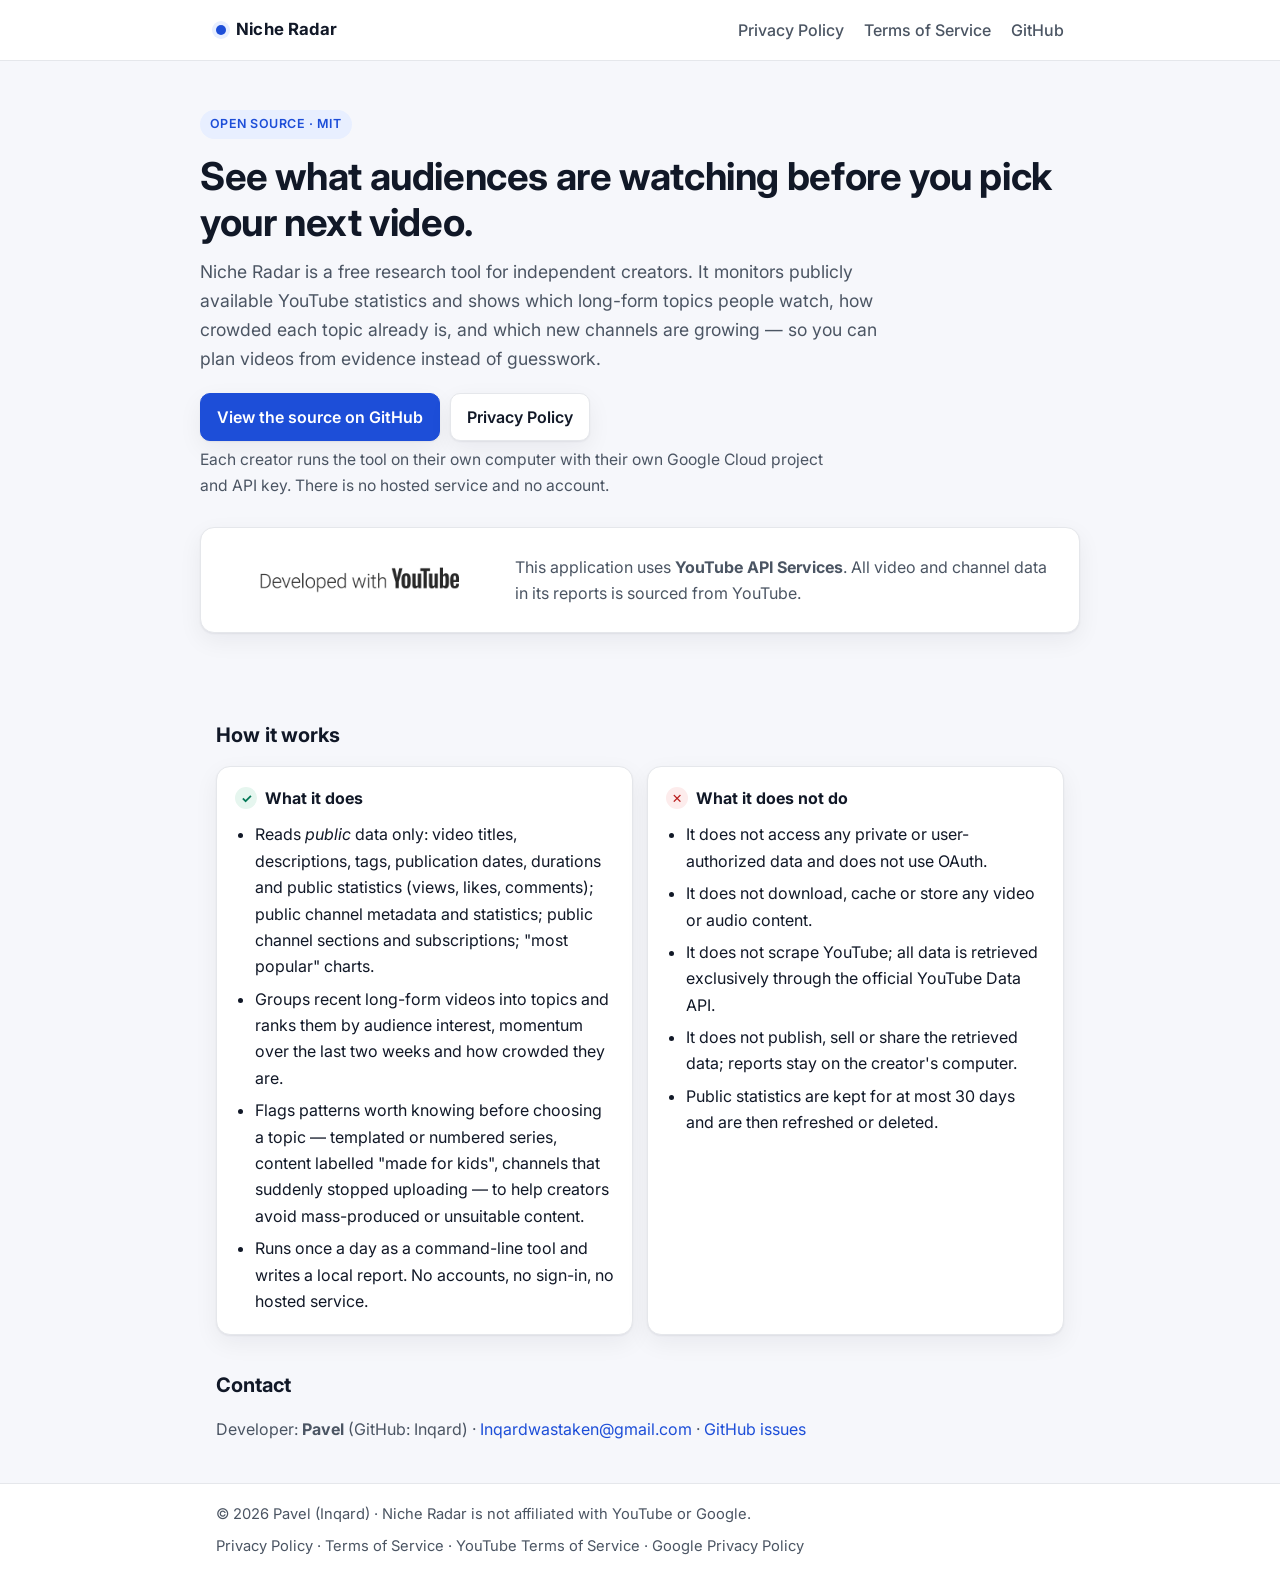
<file: index.html>
<!doctype html>
<html lang="en">
<head>
  <meta charset="utf-8">
  <meta name="viewport" content="width=device-width, initial-scale=1">
  <title>Niche Radar</title>
  <meta name="description" content="Free, open-source research tool for independent YouTube creators: which long-form topics audiences watch, how crowded they are, and which new channels are growing.">
  <link rel="preconnect" href="https://fonts.googleapis.com">
  <link rel="stylesheet" href="https://fonts.googleapis.com/css2?family=Inter:wght@400;500;600;700&display=swap">
  <link rel="stylesheet" href="styles.css">
</head>
<body>
  <header class="site-header">
    <div class="wrap">
      <a class="brand" href="index.html"><span class="dot"></span>Niche Radar</a>
      <nav><a href="privacy.html">Privacy Policy</a><a href="terms.html">Terms of Service</a><a href="https://github.com/Inqard/niche-radar" rel="noopener">GitHub</a></nav>
    </div>
  </header>

  <main>
    <section class="hero wrap">
      <span class="badge">Open source · MIT</span>
      <h1>See what audiences are watching before you pick your next video.</h1>
      <p class="lead">Niche Radar is a free research tool for independent creators. It monitors publicly available YouTube statistics and shows which long-form topics people watch, how crowded each topic already is, and which new channels are growing — so you can plan videos from evidence instead of guesswork.</p>
      <div class="actions">
        <a class="btn primary" href="https://github.com/Inqard/niche-radar" rel="noopener">View the source on GitHub</a>
        <a class="btn" href="privacy.html">Privacy Policy</a>
      </div>
      <p class="lead" style="font-size:.98rem">Each creator runs the tool on their own computer with their own Google Cloud project and API key. There is no hosted service and no account.</p>

      <div class="attribution">
        <!-- Branding guidelines: the app is nonfunctional without YouTube -> official "developed with YouTube" logo,
             unmodified and clickable. Google names the files by logo colour: "dark" = dark logo for light backgrounds,
             "light" = white logo for dark backgrounds. Source: https://developers.google.com/youtube/terms/branding-guidelines -->
        <a href="https://www.youtube.com" rel="noopener" aria-label="YouTube">
          <picture>
            <source srcset="developed-with-youtube-sentence-case-light.png" media="(prefers-color-scheme: dark)">
            <img src="developed-with-youtube-sentence-case-dark.png" alt="developed with YouTube">
          </picture>
        </a>
        <p>This application uses <strong>YouTube API Services</strong>. All video and channel data in its reports is sourced from YouTube.</p>
      </div>
    </section>

    <section class="wrap">
      <h2>How it works</h2>
      <div class="grid">
        <div class="card">
          <h3><span class="pill ok">✓</span>What it does</h3>
          <ul>
            <li>Reads <em>public</em> data only: video titles, descriptions, tags, publication dates, durations and public statistics (views, likes, comments); public channel metadata and statistics; public channel sections and subscriptions; "most popular" charts.</li>
            <li>Groups recent long-form videos into topics and ranks them by audience interest, momentum over the last two weeks and how crowded they are.</li>
            <li>Flags patterns worth knowing before choosing a topic — templated or numbered series, content labelled "made for kids", channels that suddenly stopped uploading — to help creators avoid mass-produced or unsuitable content.</li>
            <li>Runs once a day as a command-line tool and writes a local report. No accounts, no sign-in, no hosted service.</li>
          </ul>
        </div>
        <div class="card">
          <h3><span class="pill no">✕</span>What it does not do</h3>
          <ul>
            <li>It does not access any private or user-authorized data and does not use OAuth.</li>
            <li>It does not download, cache or store any video or audio content.</li>
            <li>It does not scrape YouTube; all data is retrieved exclusively through the official YouTube Data API.</li>
            <li>It does not publish, sell or share the retrieved data; reports stay on the creator's computer.</li>
            <li>Public statistics are kept for at most 30 days and are then refreshed or deleted.</li>
          </ul>
        </div>
      </div>

      <h2>Contact</h2>
      <p class="contact">Developer: <strong>Pavel</strong> (GitHub: Inqard) · <a href="mailto:Inqardwastaken@gmail.com">Inqardwastaken@gmail.com</a> · <a href="https://github.com/Inqard/niche-radar/issues" rel="noopener">GitHub issues</a></p>
    </section>
  </main>

  <footer class="site-footer">
    <div class="wrap">
      <span>© 2026 Pavel (Inqard) · Niche Radar is not affiliated with YouTube or Google.</span>
      <span>
        <a href="privacy.html">Privacy Policy</a> · <a href="terms.html">Terms of Service</a> ·
        <a href="https://www.youtube.com/t/terms" rel="noopener">YouTube Terms of Service</a> ·
        <a href="https://policies.google.com/privacy" rel="noopener">Google Privacy Policy</a>
      </span>
    </div>
  </footer>
</body>
</html>
</file>
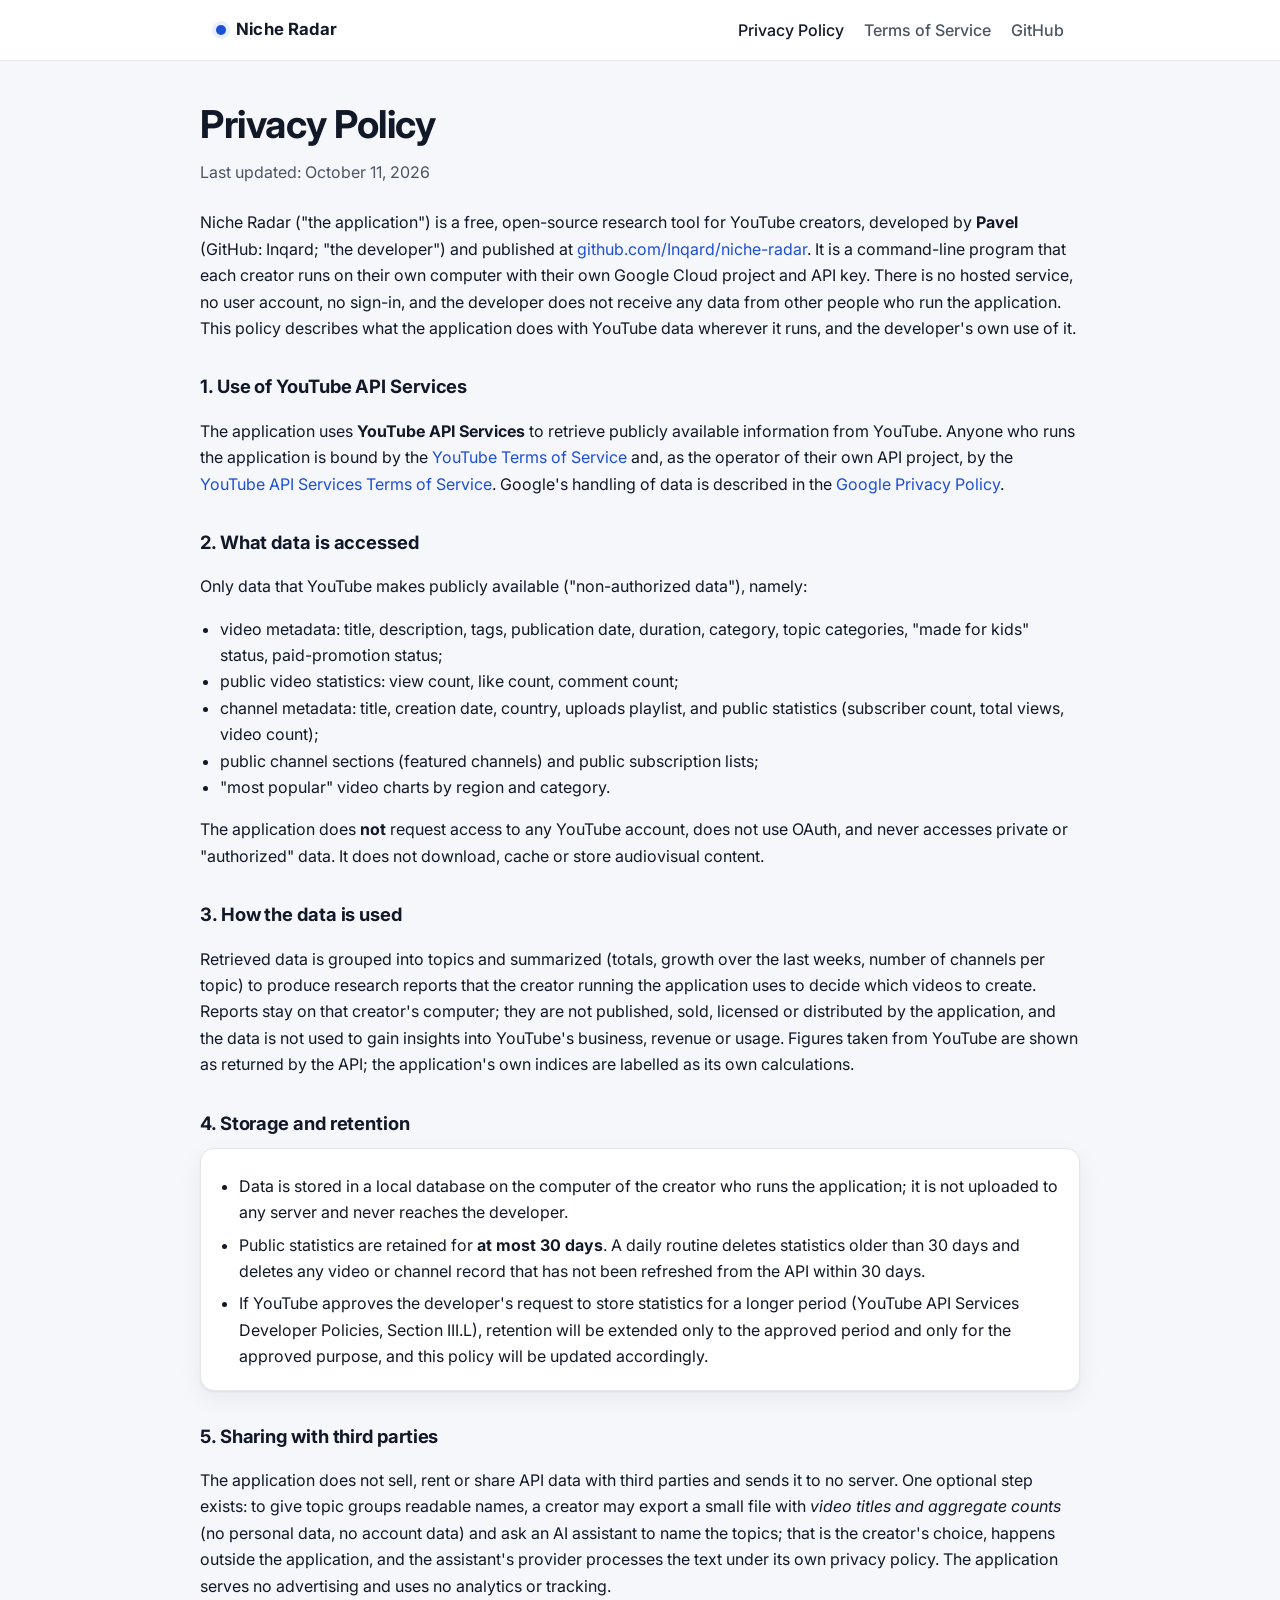
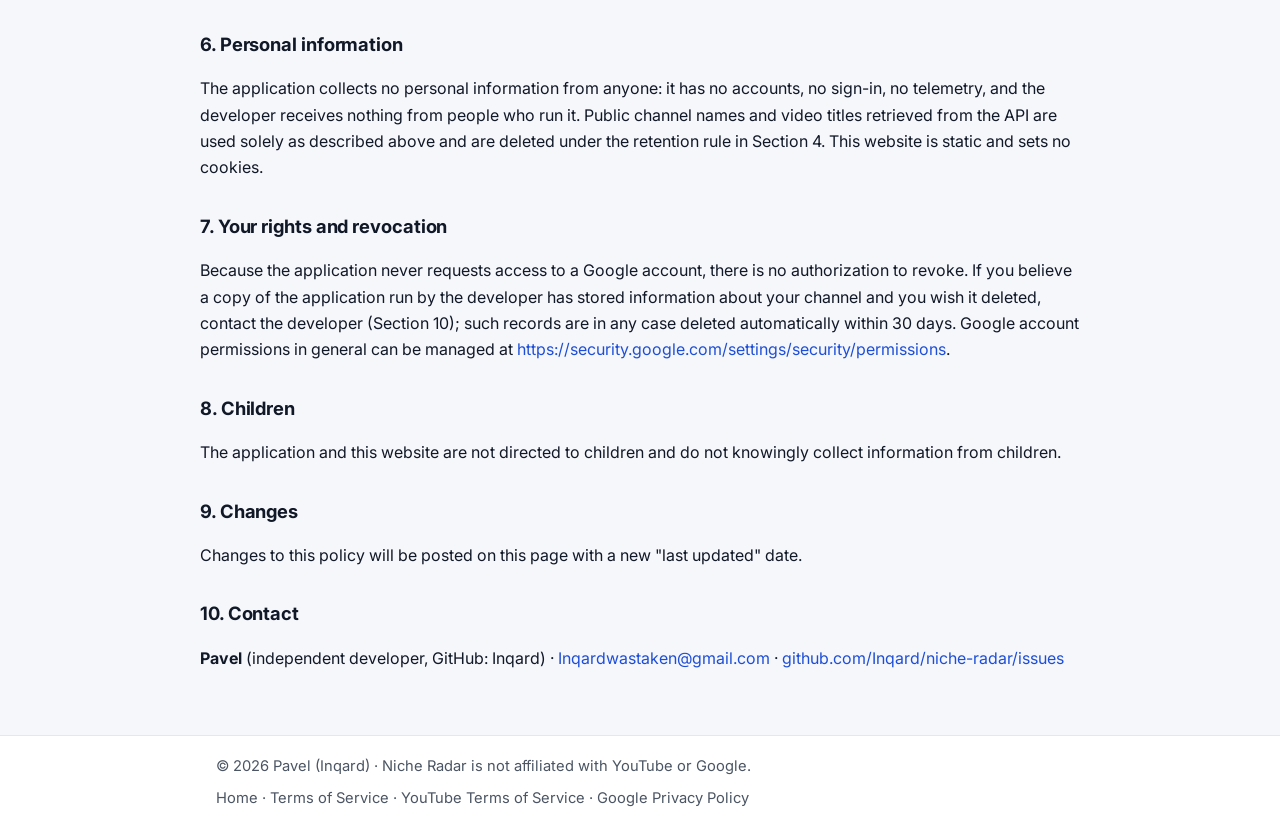
<file: privacy.html>
<!doctype html>
<html lang="en">
<head>
  <meta charset="utf-8">
  <meta name="viewport" content="width=device-width, initial-scale=1">
  <title>Niche Radar — Privacy Policy</title>
  <link rel="preconnect" href="https://fonts.googleapis.com">
  <link rel="stylesheet" href="https://fonts.googleapis.com/css2?family=Inter:wght@400;500;600;700&display=swap">
  <link rel="stylesheet" href="styles.css">
</head>
<body>
  <header class="site-header">
    <div class="wrap">
      <a class="brand" href="index.html"><span class="dot"></span>Niche Radar</a>
      <nav><a href="privacy.html" aria-current="page">Privacy Policy</a><a href="terms.html">Terms of Service</a><a href="https://github.com/Inqard/niche-radar" rel="noopener">GitHub</a></nav>
    </div>
  </header>

  <main>
    <article class="doc wrap">
      <h1>Privacy Policy</h1>
      <p class="meta">Last updated: October 11, 2026</p>

      <p>Niche Radar ("the application") is a free, open-source research tool for YouTube creators, developed by <strong>Pavel</strong> (GitHub: Inqard; "the developer") and published at <a href="https://github.com/Inqard/niche-radar" rel="noopener">github.com/Inqard/niche-radar</a>. It is a command-line program that each creator runs on their own computer with their own Google Cloud project and API key. There is no hosted service, no user account, no sign-in, and the developer does not receive any data from other people who run the application. This policy describes what the application does with YouTube data wherever it runs, and the developer's own use of it.</p>

      <h2>1. Use of YouTube API Services</h2>
      <p>The application uses <strong>YouTube API Services</strong> to retrieve publicly available information from YouTube. Anyone who runs the application is bound by the <a href="https://www.youtube.com/t/terms" rel="noopener">YouTube Terms of Service</a> and, as the operator of their own API project, by the <a href="https://developers.google.com/youtube/terms/api-services-terms-of-service" rel="noopener">YouTube API Services Terms of Service</a>. Google's handling of data is described in the <a href="https://policies.google.com/privacy" rel="noopener">Google Privacy Policy</a>.</p>

      <h2>2. What data is accessed</h2>
      <p>Only data that YouTube makes publicly available ("non-authorized data"), namely:</p>
      <ul>
        <li>video metadata: title, description, tags, publication date, duration, category, topic categories, "made for kids" status, paid-promotion status;</li>
        <li>public video statistics: view count, like count, comment count;</li>
        <li>channel metadata: title, creation date, country, uploads playlist, and public statistics (subscriber count, total views, video count);</li>
        <li>public channel sections (featured channels) and public subscription lists;</li>
        <li>"most popular" video charts by region and category.</li>
      </ul>
      <p>The application does <strong>not</strong> request access to any YouTube account, does not use OAuth, and never accesses private or "authorized" data. It does not download, cache or store audiovisual content.</p>

      <h2>3. How the data is used</h2>
      <p>Retrieved data is grouped into topics and summarized (totals, growth over the last weeks, number of channels per topic) to produce research reports that the creator running the application uses to decide which videos to create. Reports stay on that creator's computer; they are not published, sold, licensed or distributed by the application, and the data is not used to gain insights into YouTube's business, revenue or usage. Figures taken from YouTube are shown as returned by the API; the application's own indices are labelled as its own calculations.</p>

      <h2>4. Storage and retention</h2>
      <div class="card">
        <ul>
          <li>Data is stored in a local database on the computer of the creator who runs the application; it is not uploaded to any server and never reaches the developer.</li>
          <li>Public statistics are retained for <strong>at most 30 days</strong>. A daily routine deletes statistics older than 30 days and deletes any video or channel record that has not been refreshed from the API within 30 days.</li>
          <li>If YouTube approves the developer's request to store statistics for a longer period (YouTube API Services Developer Policies, Section III.L), retention will be extended only to the approved period and only for the approved purpose, and this policy will be updated accordingly.</li>
        </ul>
      </div>

      <h2>5. Sharing with third parties</h2>
      <p>The application does not sell, rent or share API data with third parties and sends it to no server. One optional step exists: to give topic groups readable names, a creator may export a small file with <em>video titles and aggregate counts</em> (no personal data, no account data) and ask an AI assistant to name the topics; that is the creator's choice, happens outside the application, and the assistant's provider processes the text under its own privacy policy. The application serves no advertising and uses no analytics or tracking.</p>

      <h2>6. Personal information</h2>
      <p>The application collects no personal information from anyone: it has no accounts, no sign-in, no telemetry, and the developer receives nothing from people who run it. Public channel names and video titles retrieved from the API are used solely as described above and are deleted under the retention rule in Section 4. This website is static and sets no cookies.</p>

      <h2>7. Your rights and revocation</h2>
      <p>Because the application never requests access to a Google account, there is no authorization to revoke. If you believe a copy of the application run by the developer has stored information about your channel and you wish it deleted, contact the developer (Section 10); such records are in any case deleted automatically within 30 days. Google account permissions in general can be managed at <a href="https://security.google.com/settings/security/permissions" rel="noopener">https://security.google.com/settings/security/permissions</a>.</p>

      <h2>8. Children</h2>
      <p>The application and this website are not directed to children and do not knowingly collect information from children.</p>

      <h2>9. Changes</h2>
      <p>Changes to this policy will be posted on this page with a new "last updated" date.</p>

      <h2>10. Contact</h2>
      <p><strong>Pavel</strong> (independent developer, GitHub: Inqard) · <a href="mailto:Inqardwastaken@gmail.com">Inqardwastaken@gmail.com</a> · <a href="https://github.com/Inqard/niche-radar/issues" rel="noopener">github.com/Inqard/niche-radar/issues</a></p>
    </article>
  </main>

  <footer class="site-footer">
    <div class="wrap">
      <span>© 2026 Pavel (Inqard) · Niche Radar is not affiliated with YouTube or Google.</span>
      <span>
        <a href="index.html">Home</a> · <a href="terms.html">Terms of Service</a> ·
        <a href="https://www.youtube.com/t/terms" rel="noopener">YouTube Terms of Service</a> ·
        <a href="https://policies.google.com/privacy" rel="noopener">Google Privacy Policy</a>
      </span>
    </div>
  </footer>
</body>
</html>
</file>
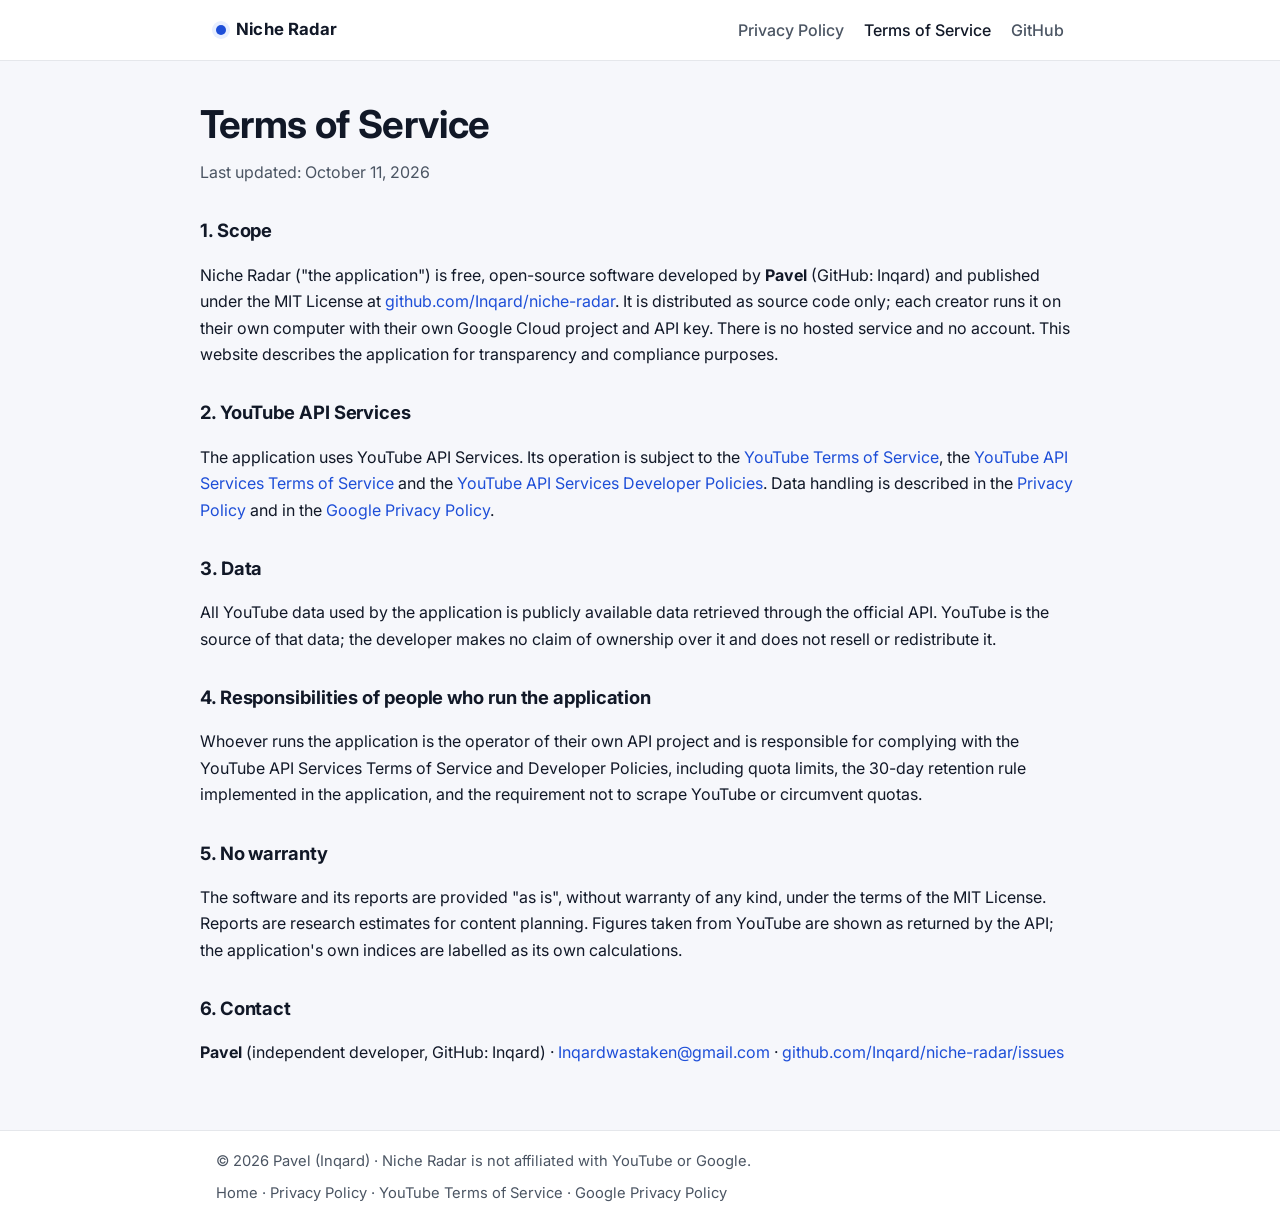
<file: terms.html>
<!doctype html>
<html lang="en">
<head>
  <meta charset="utf-8">
  <meta name="viewport" content="width=device-width, initial-scale=1">
  <title>Niche Radar — Terms of Service</title>
  <link rel="preconnect" href="https://fonts.googleapis.com">
  <link rel="stylesheet" href="https://fonts.googleapis.com/css2?family=Inter:wght@400;500;600;700&display=swap">
  <link rel="stylesheet" href="styles.css">
</head>
<body>
  <header class="site-header">
    <div class="wrap">
      <a class="brand" href="index.html"><span class="dot"></span>Niche Radar</a>
      <nav><a href="privacy.html">Privacy Policy</a><a href="terms.html" aria-current="page">Terms of Service</a><a href="https://github.com/Inqard/niche-radar" rel="noopener">GitHub</a></nav>
    </div>
  </header>

  <main>
    <article class="doc wrap">
      <h1>Terms of Service</h1>
      <p class="meta">Last updated: October 11, 2026</p>

      <h2>1. Scope</h2>
      <p>Niche Radar ("the application") is free, open-source software developed by <strong>Pavel</strong> (GitHub: Inqard) and published under the MIT License at <a href="https://github.com/Inqard/niche-radar" rel="noopener">github.com/Inqard/niche-radar</a>. It is distributed as source code only; each creator runs it on their own computer with their own Google Cloud project and API key. There is no hosted service and no account. This website describes the application for transparency and compliance purposes.</p>

      <h2>2. YouTube API Services</h2>
      <p>The application uses YouTube API Services. Its operation is subject to the <a href="https://www.youtube.com/t/terms" rel="noopener">YouTube Terms of Service</a>, the <a href="https://developers.google.com/youtube/terms/api-services-terms-of-service" rel="noopener">YouTube API Services Terms of Service</a> and the <a href="https://developers.google.com/youtube/terms/developer-policies" rel="noopener">YouTube API Services Developer Policies</a>. Data handling is described in the <a href="privacy.html">Privacy Policy</a> and in the <a href="https://policies.google.com/privacy" rel="noopener">Google Privacy Policy</a>.</p>

      <h2>3. Data</h2>
      <p>All YouTube data used by the application is publicly available data retrieved through the official API. YouTube is the source of that data; the developer makes no claim of ownership over it and does not resell or redistribute it.</p>

      <h2>4. Responsibilities of people who run the application</h2>
      <p>Whoever runs the application is the operator of their own API project and is responsible for complying with the YouTube API Services Terms of Service and Developer Policies, including quota limits, the 30-day retention rule implemented in the application, and the requirement not to scrape YouTube or circumvent quotas.</p>

      <h2>5. No warranty</h2>
      <p>The software and its reports are provided "as is", without warranty of any kind, under the terms of the MIT License. Reports are research estimates for content planning. Figures taken from YouTube are shown as returned by the API; the application's own indices are labelled as its own calculations.</p>

      <h2>6. Contact</h2>
      <p><strong>Pavel</strong> (independent developer, GitHub: Inqard) · <a href="mailto:Inqardwastaken@gmail.com">Inqardwastaken@gmail.com</a> · <a href="https://github.com/Inqard/niche-radar/issues" rel="noopener">github.com/Inqard/niche-radar/issues</a></p>
    </article>
  </main>

  <footer class="site-footer">
    <div class="wrap">
      <span>© 2026 Pavel (Inqard) · Niche Radar is not affiliated with YouTube or Google.</span>
      <span>
        <a href="index.html">Home</a> · <a href="privacy.html">Privacy Policy</a> ·
        <a href="https://www.youtube.com/t/terms" rel="noopener">YouTube Terms of Service</a> ·
        <a href="https://policies.google.com/privacy" rel="noopener">Google Privacy Policy</a>
      </span>
    </div>
  </footer>
</body>
</html>
</file>
<file: styles.css>
:root {
  --bg: #f6f7fb;
  --surface: #ffffff;
  --fg: #111827;
  --muted: #4b5563;
  --line: #e5e7eb;
  --accent: #1d4ed8;
  --accent-soft: #e8efff;
  --ok: #047857;
  --ok-soft: #e6f6ef;
  --no: #b91c1c;
  --no-soft: #fdecec;
  --shadow: 0 1px 2px rgba(17, 24, 39, .06), 0 8px 24px rgba(17, 24, 39, .06);
}
@media (prefers-color-scheme: dark) {
  :root:not([data-theme="light"]) {
    --bg: #0f1115; --surface: #171a21; --fg: #e9ecf1; --muted: #a3abb8; --line: #2a2f3a;
    --accent: #8ab4f8; --accent-soft: #1b2740; --ok: #6ee7b7; --ok-soft: #0f2a21; --no: #fca5a5; --no-soft: #341a1a;
    --shadow: 0 1px 2px rgba(0, 0, 0, .4), 0 8px 24px rgba(0, 0, 0, .35);
  }
}
:root[data-theme="dark"] {
  --bg: #0f1115; --surface: #171a21; --fg: #e9ecf1; --muted: #a3abb8; --line: #2a2f3a;
  --accent: #8ab4f8; --accent-soft: #1b2740; --ok: #6ee7b7; --ok-soft: #0f2a21; --no: #fca5a5; --no-soft: #341a1a;
  --shadow: 0 1px 2px rgba(0, 0, 0, .4), 0 8px 24px rgba(0, 0, 0, .35);
}

* { box-sizing: border-box; }
html, body { height: 100%; }
body {
  margin: 0; background: var(--bg); color: var(--fg);
  font: 16px/1.65 "Inter", system-ui, -apple-system, "Segoe UI", Roboto, sans-serif;
  display: flex; flex-direction: column; min-height: 100vh;
}
a { color: var(--accent); text-decoration: none; }
a:hover { text-decoration: underline; }
.wrap { width: 100%; max-width: 880px; margin: 0 auto; padding: 0 16px; }

/* header */
.site-header { background: var(--surface); border-bottom: 1px solid var(--line); position: sticky; top: 0; z-index: 10; }
.site-header .wrap { display: flex; align-items: center; justify-content: space-between; height: 60px; }
.brand { font-weight: 700; font-size: 1.05rem; color: var(--fg); letter-spacing: .01em; display: flex; align-items: center; gap: 10px; }
.brand .dot { width: 10px; height: 10px; border-radius: 50%; background: var(--accent); box-shadow: 0 0 0 4px var(--accent-soft); }
.site-header nav a { margin-left: 20px; color: var(--muted); font-weight: 500; }
.site-header nav a:hover, .site-header nav a[aria-current="page"] { color: var(--fg); text-decoration: none; }

/* main */
main { flex: 1; }
.hero { padding: 48px 0 24px; }
.badge { display: inline-block; font-size: .78rem; font-weight: 600; letter-spacing: .04em; text-transform: uppercase; color: var(--accent); background: var(--accent-soft); border-radius: 999px; padding: 4px 10px; margin-bottom: 14px; }
h1 { font-size: clamp(1.8rem, 4vw, 2.4rem); line-height: 1.2; margin: 0 0 12px; letter-spacing: -.01em; }
.lead { font-size: 1.1rem; color: var(--muted); margin: 0 0 20px; max-width: 64ch; }
.actions { display: flex; flex-wrap: wrap; gap: 10px; margin: 18px 0 6px; }
.btn { display: inline-flex; align-items: center; gap: 8px; padding: 10px 16px; border-radius: 10px; font-weight: 600; border: 1px solid var(--line); background: var(--surface); color: var(--fg); box-shadow: var(--shadow); }
.btn:hover { text-decoration: none; border-color: var(--accent); }
.btn.primary { background: var(--accent); border-color: var(--accent); color: #fff; }
.btn.primary:hover { filter: brightness(1.08); }

.attribution { display: flex; align-items: center; gap: 16px; margin: 28px 0; padding: 16px 18px; background: var(--surface); border: 1px solid var(--line); border-radius: 14px; box-shadow: var(--shadow); }
/* Google's PNG is 700x250 with built-in clear space; the logo itself is ~25% of the height */
.attribution img { height: 100px; width: auto; display: block; margin: -14px 0; }
.attribution p { margin: 0; color: var(--muted); }

h2 { font-size: 1.25rem; margin: 34px 0 14px; letter-spacing: -.005em; }
.grid { display: grid; grid-template-columns: repeat(auto-fit, minmax(260px, 1fr)); gap: 14px; }
.card { background: var(--surface); border: 1px solid var(--line); border-radius: 14px; padding: 18px 18px 14px; box-shadow: var(--shadow); }
.card h3 { margin: 0 0 10px; font-size: 1rem; display: flex; align-items: center; gap: 8px; }
.card ul { margin: 0; padding-left: 20px; }
.card li { margin: 6px 0; color: var(--fg); }
.pill { display: inline-flex; align-items: center; justify-content: center; width: 22px; height: 22px; border-radius: 50%; font-size: .8rem; font-weight: 700; }
.pill.ok { background: var(--ok-soft); color: var(--ok); }
.pill.no { background: var(--no-soft); color: var(--no); }

.contact { margin: 10px 0 40px; color: var(--muted); }

/* long-form pages */
.doc { padding: 40px 0 48px; }
.doc .meta { color: var(--muted); margin: 0 0 24px; }
.doc h2 { font-size: 1.15rem; margin: 30px 0 10px; }
.doc p, .doc li { color: var(--fg); }
.doc ul { padding-left: 20px; }
.doc .card { margin-top: 10px; }

/* footer */
.site-footer { background: var(--surface); border-top: 1px solid var(--line); color: var(--muted); font-size: .92rem; }
.site-footer .wrap { display: flex; flex-wrap: wrap; gap: 8px 18px; align-items: center; justify-content: space-between; padding: 18px 16px; }
.site-footer a { color: var(--muted); }
.site-footer a:hover { color: var(--fg); }

@media (max-width: 600px) {
  .site-header nav a { margin-left: 14px; }
  .attribution { flex-direction: column; align-items: flex-start; }
  .hero { padding-top: 32px; }
}
</file>
